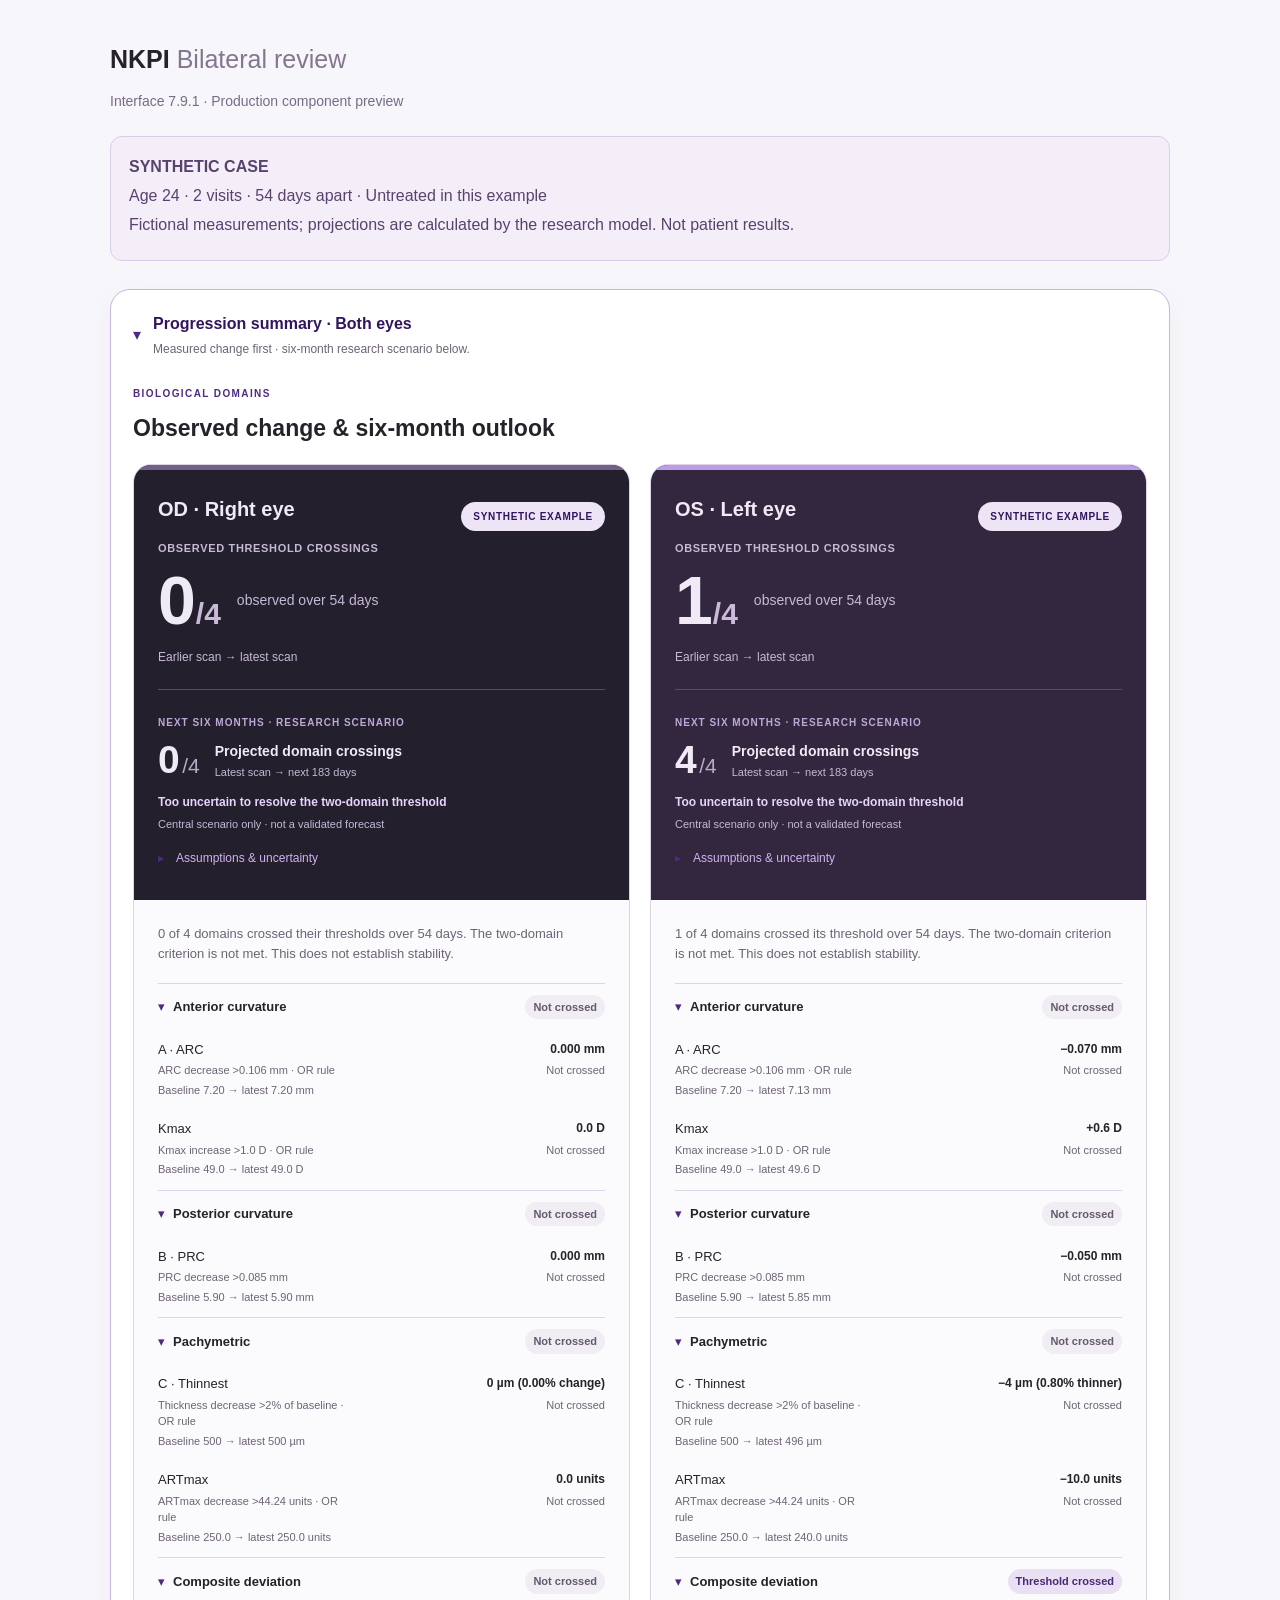
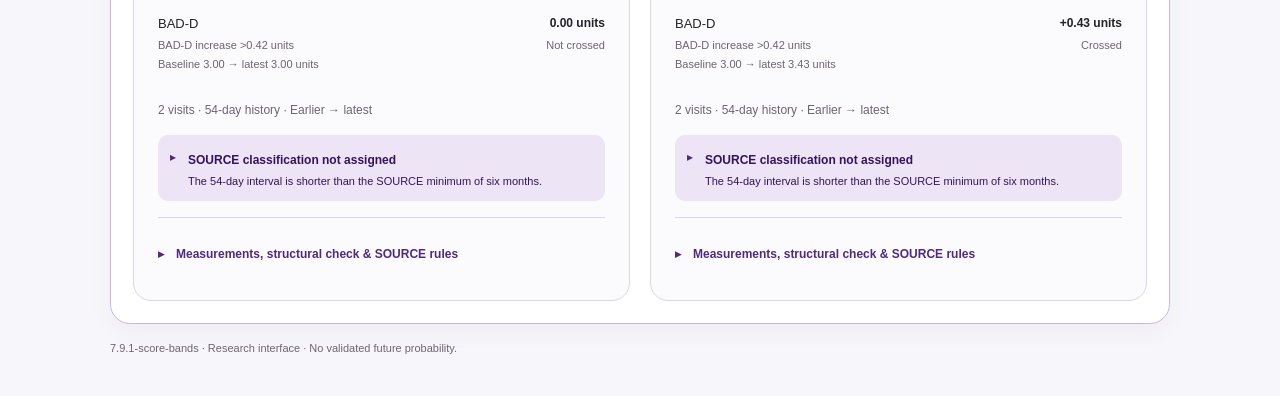
<file: docs/OUTLOOK_PREVIEW.html>
<!doctype html><html lang="en"><head><meta charset="utf-8"><meta name="viewport" content="width=device-width,initial-scale=1"><title>NKPI 7.9.1 · Synthetic preview</title><link rel="stylesheet" href="../components/app.css"><style>body{padding:28px 12px}main{max-width:1060px;margin:auto}.preview-head{margin:0 0 24px}.preview-head h1{font-size:25px}.preview-head p{color:#786C85;font-size:14px}.preview-case{border:1px solid #DCCCEB;background:#F3EEF8;border-radius:12px;padding:18px;margin:18px 0;color:#59426D}.preview-case p{margin:5px 0}h2{font-size:23px}details>summary{cursor:pointer}</style></head><body><main><header class="preview-head"><h1>NKPI <span style="font-weight:400;color:#84768F">Bilateral review</span></h1><p>Interface 7.9.1 · Production component preview</p></header><div class="preview-case"><strong>SYNTHETIC CASE</strong><p>Age 24 · 2 visits · 54 days apart · Untreated in this example</p><p>Fictional measurements; projections are calculated by the research model. Not patient results.</p></div><details class="card progression-drawer" open><summary><span><b>Progression summary · Both eyes</b><small>Measured change first · six-month research scenario below.</small></span></summary><div class="progression-intro"><span class="eyebrow">BIOLOGICAL DOMAINS</span><h2>Observed change &amp; six-month outlook</h2></div><div class="eye-grid"><article class="progression-eye" data-progression-eye="OD"><div class="progression-overview"><div class="progression-eye-heading"><h3>OD · Right eye</h3><span class="badge">SYNTHETIC EXAMPLE</span></div><div class="progression-observed-label">Observed threshold crossings</div><div class="progression-count"><b>0<span>/4</span></b><span>observed over 54 days</span></div><p class="observed-reference">Earlier scan → latest scan</p><section class="progression-forecast" data-forecast-status="ready"><div class="projection-kicker">NEXT SIX MONTHS · RESEARCH SCENARIO</div><div class="projection-inline"><div class="progression-forecast-value">0<span>/4</span></div><div><div class="progression-forecast-label">Projected domain crossings</div><p>Latest scan → next 183 days</p></div></div><div class="projection-sensitivity">Too uncertain to resolve the two-domain threshold</div><p class="projection-qualifier">Central scenario only · not a validated forecast</p><details class="progression-forecast-definition"><summary>Assumptions &amp; uncertainty</summary><div class="projection-range"><span>Range across noise assumptions</span><strong>0–4<small> / 4</small></strong></div><p class="projection-context">Short history: the fitting cohort starts at 90 days. This projection extrapolates beyond its interval range.</p><p>The eye’s recent change is combined with a joint trend distribution fitted to 179 eligible eyes from 101 patients. Uncertain trends are tempered according to assumed scan noise. The same four thresholds are applied using the latest scan as the new reference; observed crossings are not carried forward. Noise adjustment can give a lower projected count without establishing improvement.</p><table class="projection-scenarios"><thead><tr><th>Noise assumption</th><th>Count</th><th>Range</th></tr></thead><tbody><tr><td>Lower assumed noise</td><td>0/4</td><td>0–2</td></tr><tr><td>Central assumption</td><td>0/4</td><td>0–3</td></tr><tr><td>Higher assumed noise</td><td>0/4</td><td>0–4</td></tr><tr><td>Shared measurement error</td><td>0/4</td><td>0–4</td></tr></tbody></table><p>The range combines central 90% simulation ranges under four noise assumptions. These settings are sensitivity choices scaled to the thresholds, not measured device repeatability limits or a validated confidence interval.</p><p>This assumes continued change without treatment and comparable scans. It is not a probability, diagnosis or validated forecast. No third visits are available to validate two-visit forecasts. Cohort-parameter uncertainty and future changes in trend are not included. Age does not automatically reduce the projected trend.</p><p>The JSON download retains the full research projection and assumptions. NKPI and its PDF remain separate.</p></details></section></div><div class="progression-detail"><p class="progression-reason">0 of 4 domains crossed their thresholds over 54 days. The two-domain criterion is not met. This does not establish stability.</p><details class="progression-domain" data-domain="anterior" open><summary><span class="progression-domain-name">Anterior curvature</span><span class="progression-domain-status not-crossed">Not crossed</span></summary><div class="progression-component"><span>A · ARC</span><strong>0.000 mm</strong><small>ARC decrease &gt;0.106 mm · OR rule</small><span class="progression-component-result">Not crossed</span><small class="progression-component-visits">Baseline 7.20 → latest 7.20 mm</small></div><div class="progression-component"><span>Kmax</span><strong>0.0 D</strong><small>Kmax increase &gt;1.0 D · OR rule</small><span class="progression-component-result">Not crossed</span><small class="progression-component-visits">Baseline 49.0 → latest 49.0 D</small></div></details><details class="progression-domain" data-domain="posterior" open><summary><span class="progression-domain-name">Posterior curvature</span><span class="progression-domain-status not-crossed">Not crossed</span></summary><div class="progression-component"><span>B · PRC</span><strong>0.000 mm</strong><small>PRC decrease &gt;0.085 mm</small><span class="progression-component-result">Not crossed</span><small class="progression-component-visits">Baseline 5.90 → latest 5.90 mm</small></div></details><details class="progression-domain" data-domain="pachymetric" open><summary><span class="progression-domain-name">Pachymetric</span><span class="progression-domain-status not-crossed">Not crossed</span></summary><div class="progression-component"><span>C · Thinnest</span><strong>0 µm (0.00% change)</strong><small>Thickness decrease &gt;2% of baseline · OR rule</small><span class="progression-component-result">Not crossed</span><small class="progression-component-visits">Baseline 500 → latest 500 µm</small></div><div class="progression-component"><span>ARTmax</span><strong>0.0 units</strong><small>ARTmax decrease &gt;44.24 units · OR rule</small><span class="progression-component-result">Not crossed</span><small class="progression-component-visits">Baseline 250.0 → latest 250.0 units</small></div></details><details class="progression-domain" data-domain="composite" open><summary><span class="progression-domain-name">Composite deviation</span><span class="progression-domain-status not-crossed">Not crossed</span></summary><div class="progression-component"><span>BAD-D</span><strong>0.00 units</strong><small>BAD-D increase &gt;0.42 units</small><span class="progression-component-result">Not crossed</span><small class="progression-component-visits">Baseline 3.00 → latest 3.00 units</small></div></details><p class="progression-meta">2 visits · 54-day history · Earlier → latest</p><details class="progression-evidence"><summary><span><b>SOURCE classification not assigned</b><small>The 54-day interval is shorter than the SOURCE minimum of six months.</small></span></summary><p>Threshold crossings are shown, but the study classification cannot be assigned from this comparison.</p><ul><li>The 54-day interval is shorter than the SOURCE minimum of six months.</li></ul></details><details class="progression-values"><summary>Measurements, structural check &amp; SOURCE rules</summary><div class="progression-structural"><b>0 / 3 structural domains cross thresholds</b><p>Sensitivity check: the ≥2-of-3 structural criterion is not met. This uses anterior curvature (ARC or Kmax), posterior curvature and pachymetry (thickness or ARTmax). BAD-D is excluded because it overlaps these measurements.</p></div><div class="table-wrap"><table><caption class="sr-only">OD · Right eye baseline and latest measurements</caption><thead><tr><th>Measurement</th><th>Baseline</th><th>Latest</th><th>Change</th></tr></thead><tbody><tr><th scope="row">A · ARC<small>mm</small></th><td>7.20</td><td>7.20</td><td>0.000</td></tr><tr><th scope="row">B · PRC<small>mm</small></th><td>5.90</td><td>5.90</td><td>0.000</td></tr><tr><th scope="row">C · Thinnest<small>µm</small></th><td>500</td><td>500</td><td>0</td></tr><tr><th scope="row">Kmax<small>D</small></th><td>49.0</td><td>49.0</td><td>0.0</td></tr><tr><th scope="row">BAD-D<small>units</small></th><td>3.00</td><td>3.00</td><td>0.00</td></tr><tr><th scope="row">ARTmax<small>units</small></th><td>250.0</td><td>250.0</td><td>0.0</td></tr></tbody></table></div><p>Thickness decrease = 100 × (baseline − latest) / baseline. Each domain contributes at most one point. Strict greater-than thresholds are applied to the entered values before display rounding. A value exactly at the threshold does not cross it. Raw radii are used, not ABCD stage scores.</p><p>SOURCE P0175 resubmission, pages 3–4: the research endpoint requires ≥2 of 4 domains in an eligible comparison. The 0–1 domain result means the threshold criterion is not met; missing or unreliable values are indeterminate, not stable.</p><p>Study comparisons require baseline age 18–50, acceptable same-eye pretreatment scans at least six calendar months apart, and all six verified measurements. Prior corneal procedures, scans across treatment, documented scarring >1 mm and other protocol exclusions need source-record review. Scarring, contact-lens washout and full study enrollment eligibility are not assessed here. Missing information is not evidence of absence.</p><p>Prespecified research criteria, not a validated diagnosis, progression probability or CXL recommendation. The thresholds have not been validated here for post-CXL monitoring. Neither age nor interval adds domain points. This panel does not change NKPI or its PDF. The JSON export includes the separately labelled research projection.</p></details></div></article><article class="progression-eye" data-progression-eye="OS"><div class="progression-overview has-crossings"><div class="progression-eye-heading"><h3>OS · Left eye</h3><span class="badge">SYNTHETIC EXAMPLE</span></div><div class="progression-observed-label">Observed threshold crossings</div><div class="progression-count"><b>1<span>/4</span></b><span>observed over 54 days</span></div><p class="observed-reference">Earlier scan → latest scan</p><section class="progression-forecast" data-forecast-status="ready"><div class="projection-kicker">NEXT SIX MONTHS · RESEARCH SCENARIO</div><div class="projection-inline"><div class="progression-forecast-value">4<span>/4</span></div><div><div class="progression-forecast-label">Projected domain crossings</div><p>Latest scan → next 183 days</p></div></div><div class="projection-sensitivity">Too uncertain to resolve the two-domain threshold</div><p class="projection-qualifier">Central scenario only · not a validated forecast</p><details class="progression-forecast-definition"><summary>Assumptions &amp; uncertainty</summary><div class="projection-range"><span>Range across noise assumptions</span><strong>0–4<small> / 4</small></strong></div><p class="projection-context">Short history: the fitting cohort starts at 90 days. This projection extrapolates beyond its interval range.</p><p>The eye’s recent change is combined with a joint trend distribution fitted to 179 eligible eyes from 101 patients. Uncertain trends are tempered according to assumed scan noise. The same four thresholds are applied using the latest scan as the new reference; observed crossings are not carried forward. Noise adjustment can give a lower projected count without establishing improvement.</p><table class="projection-scenarios"><thead><tr><th>Noise assumption</th><th>Count</th><th>Range</th></tr></thead><tbody><tr><td>Lower assumed noise</td><td>4/4</td><td>3–4</td></tr><tr><td>Central assumption</td><td>4/4</td><td>1–4</td></tr><tr><td>Higher assumed noise</td><td>3/4</td><td>0–4</td></tr><tr><td>Shared measurement error</td><td>3/4</td><td>0–4</td></tr></tbody></table><p>The range combines central 90% simulation ranges under four noise assumptions. These settings are sensitivity choices scaled to the thresholds, not measured device repeatability limits or a validated confidence interval.</p><p>This assumes continued change without treatment and comparable scans. It is not a probability, diagnosis or validated forecast. No third visits are available to validate two-visit forecasts. Cohort-parameter uncertainty and future changes in trend are not included. Age does not automatically reduce the projected trend.</p><p>The JSON download retains the full research projection and assumptions. NKPI and its PDF remain separate.</p></details></section></div><div class="progression-detail"><p class="progression-reason">1 of 4 domains crossed its threshold over 54 days. The two-domain criterion is not met. This does not establish stability.</p><details class="progression-domain" data-domain="anterior" open><summary><span class="progression-domain-name">Anterior curvature</span><span class="progression-domain-status not-crossed">Not crossed</span></summary><div class="progression-component"><span>A · ARC</span><strong>−0.070 mm</strong><small>ARC decrease &gt;0.106 mm · OR rule</small><span class="progression-component-result">Not crossed</span><small class="progression-component-visits">Baseline 7.20 → latest 7.13 mm</small></div><div class="progression-component"><span>Kmax</span><strong>+0.6 D</strong><small>Kmax increase &gt;1.0 D · OR rule</small><span class="progression-component-result">Not crossed</span><small class="progression-component-visits">Baseline 49.0 → latest 49.6 D</small></div></details><details class="progression-domain" data-domain="posterior" open><summary><span class="progression-domain-name">Posterior curvature</span><span class="progression-domain-status not-crossed">Not crossed</span></summary><div class="progression-component"><span>B · PRC</span><strong>−0.050 mm</strong><small>PRC decrease &gt;0.085 mm</small><span class="progression-component-result">Not crossed</span><small class="progression-component-visits">Baseline 5.90 → latest 5.85 mm</small></div></details><details class="progression-domain" data-domain="pachymetric" open><summary><span class="progression-domain-name">Pachymetric</span><span class="progression-domain-status not-crossed">Not crossed</span></summary><div class="progression-component"><span>C · Thinnest</span><strong>−4 µm (0.80% thinner)</strong><small>Thickness decrease &gt;2% of baseline · OR rule</small><span class="progression-component-result">Not crossed</span><small class="progression-component-visits">Baseline 500 → latest 496 µm</small></div><div class="progression-component"><span>ARTmax</span><strong>−10.0 units</strong><small>ARTmax decrease &gt;44.24 units · OR rule</small><span class="progression-component-result">Not crossed</span><small class="progression-component-visits">Baseline 250.0 → latest 240.0 units</small></div></details><details class="progression-domain" data-domain="composite" open><summary><span class="progression-domain-name">Composite deviation</span><span class="progression-domain-status crossed">Threshold crossed</span></summary><div class="progression-component"><span>BAD-D</span><strong>+0.43 units</strong><small>BAD-D increase &gt;0.42 units</small><span class="progression-component-result">Crossed</span><small class="progression-component-visits">Baseline 3.00 → latest 3.43 units</small></div></details><p class="progression-meta">2 visits · 54-day history · Earlier → latest</p><details class="progression-evidence"><summary><span><b>SOURCE classification not assigned</b><small>The 54-day interval is shorter than the SOURCE minimum of six months.</small></span></summary><p>Threshold crossings are shown, but the study classification cannot be assigned from this comparison.</p><ul><li>The 54-day interval is shorter than the SOURCE minimum of six months.</li></ul></details><details class="progression-values"><summary>Measurements, structural check &amp; SOURCE rules</summary><div class="progression-structural"><b>0 / 3 structural domains cross thresholds</b><p>Sensitivity check: the ≥2-of-3 structural criterion is not met. This uses anterior curvature (ARC or Kmax), posterior curvature and pachymetry (thickness or ARTmax). BAD-D is excluded because it overlaps these measurements.</p></div><div class="table-wrap"><table><caption class="sr-only">OS · Left eye baseline and latest measurements</caption><thead><tr><th>Measurement</th><th>Baseline</th><th>Latest</th><th>Change</th></tr></thead><tbody><tr><th scope="row">A · ARC<small>mm</small></th><td>7.20</td><td>7.13</td><td>−0.070</td></tr><tr><th scope="row">B · PRC<small>mm</small></th><td>5.90</td><td>5.85</td><td>−0.050</td></tr><tr><th scope="row">C · Thinnest<small>µm</small></th><td>500</td><td>496</td><td>−4</td></tr><tr><th scope="row">Kmax<small>D</small></th><td>49.0</td><td>49.6</td><td>+0.6</td></tr><tr><th scope="row">BAD-D<small>units</small></th><td>3.00</td><td>3.43</td><td>+0.43</td></tr><tr><th scope="row">ARTmax<small>units</small></th><td>250.0</td><td>240.0</td><td>−10.0</td></tr></tbody></table></div><p>Thickness decrease = 100 × (baseline − latest) / baseline. Each domain contributes at most one point. Strict greater-than thresholds are applied to the entered values before display rounding. A value exactly at the threshold does not cross it. Raw radii are used, not ABCD stage scores.</p><p>SOURCE P0175 resubmission, pages 3–4: the research endpoint requires ≥2 of 4 domains in an eligible comparison. The 0–1 domain result means the threshold criterion is not met; missing or unreliable values are indeterminate, not stable.</p><p>Study comparisons require baseline age 18–50, acceptable same-eye pretreatment scans at least six calendar months apart, and all six verified measurements. Prior corneal procedures, scans across treatment, documented scarring >1 mm and other protocol exclusions need source-record review. Scarring, contact-lens washout and full study enrollment eligibility are not assessed here. Missing information is not evidence of absence.</p><p>Prespecified research criteria, not a validated diagnosis, progression probability or CXL recommendation. The thresholds have not been validated here for post-CXL monitoring. Neither age nor interval adds domain points. This panel does not change NKPI or its PDF. The JSON export includes the separately labelled research projection.</p></details></div></article></div></details><p class="micro">7.9.1-score-bands · Research interface · No validated future probability.</p></main></body></html>
</file>
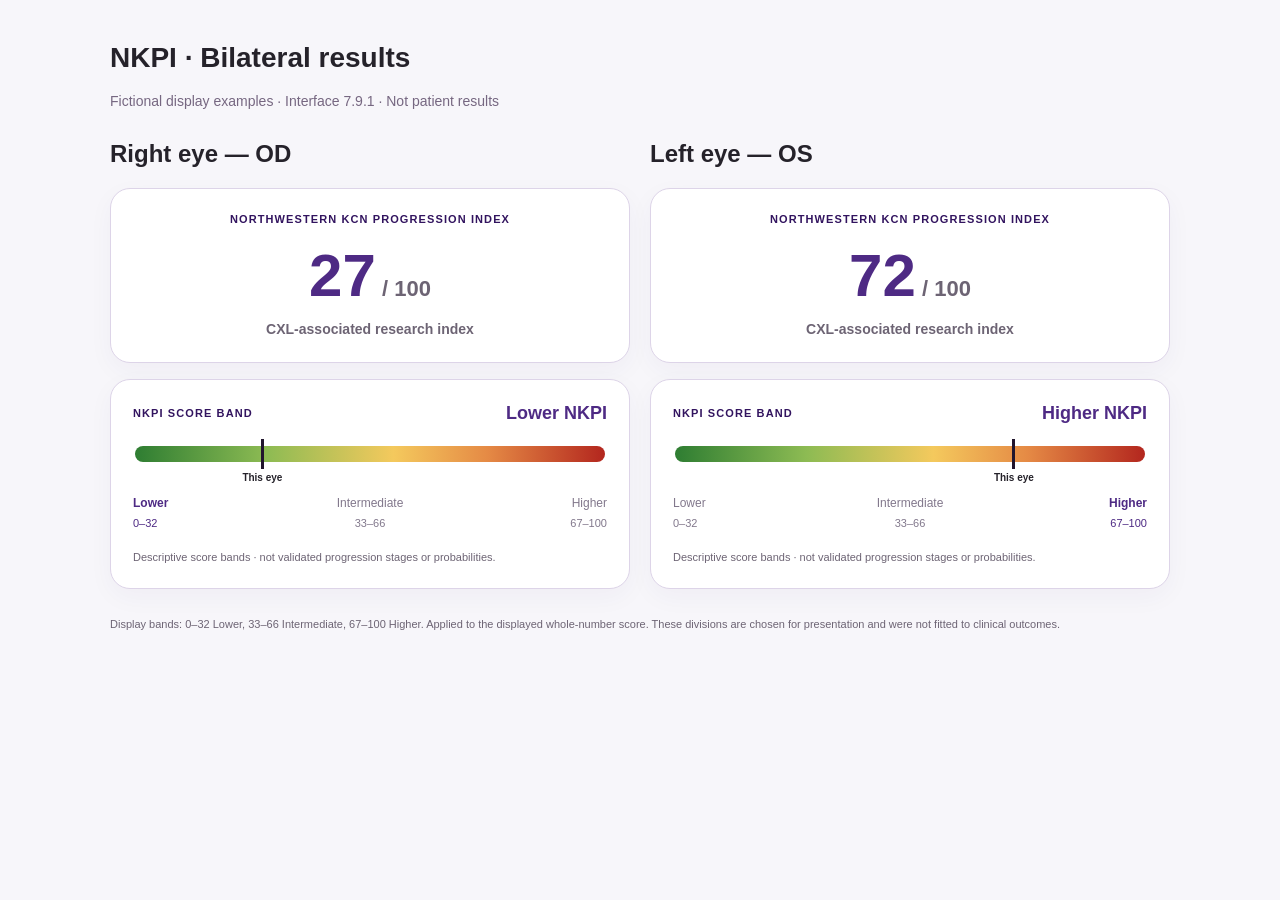
<file: docs/SCORE_BAND_PREVIEW.html>
<!doctype html><html lang="en"><head><meta charset="utf-8"><meta name="viewport" content="width=device-width,initial-scale=1"><title>NKPI 7.9.1 · Score-band preview</title><link rel="stylesheet" href="../components/app.css"><style>body{padding:24px 12px}main{max-width:1060px;margin:auto}.preview-note{color:#766781;font-size:14px;margin-bottom:24px}</style></head><body><main><h1>NKPI · Bilateral results</h1><p class="preview-note">Fictional display examples · Interface 7.9.1 · Not patient results</p><div class="eye-grid"><section><h2>Right eye — OD</h2><div class="clinical-card score-card"><div class="score-label">Northwestern KCN Progression Index</div><div class="score-number">27<span> / 100</span></div><div class="score-sub">CXL-associated research index</div></div><div class="clinical-card score-band-card" data-score-band="lower"><div class="score-band-heading"><span class="score-label">NKPI score band</span><strong>Lower NKPI</strong></div><div class="gauge" role="img" aria-label="NKPI 27 of 100, Lower NKPI, descriptive score band"><div class="marker" style="left:27%"></div></div><div class="score-band-legend"><span class="active"><b>Lower</b><small>0–32</small></span><span><b>Intermediate</b><small>33–66</small></span><span><b>Higher</b><small>67–100</small></span></div><p class="micro score-band-note">Descriptive score bands · not validated progression stages or probabilities.</p></div></section><section><h2>Left eye — OS</h2><div class="clinical-card score-card"><div class="score-label">Northwestern KCN Progression Index</div><div class="score-number">72<span> / 100</span></div><div class="score-sub">CXL-associated research index</div></div><div class="clinical-card score-band-card" data-score-band="higher"><div class="score-band-heading"><span class="score-label">NKPI score band</span><strong>Higher NKPI</strong></div><div class="gauge" role="img" aria-label="NKPI 72 of 100, Higher NKPI, descriptive score band"><div class="marker" style="left:72%"></div></div><div class="score-band-legend"><span><b>Lower</b><small>0–32</small></span><span><b>Intermediate</b><small>33–66</small></span><span class="active"><b>Higher</b><small>67–100</small></span></div><p class="micro score-band-note">Descriptive score bands · not validated progression stages or probabilities.</p></div></section></div><p class="micro">Display bands: 0–32 Lower, 33–66 Intermediate, 67–100 Higher. Applied to the displayed whole-number score. These divisions are chosen for presentation and were not fitted to clinical outcomes.</p></main></body></html>
</file>
<file: components/app.css>
:root{color-scheme:light;--purple:#4E2A84;--dark:#32145F;--light:#EDE5F5;--bg:#F7F6FA;--text:#25222A;--muted:#6D6474;--border:#DDD4E8}*{box-sizing:border-box}html,body{margin:0;height:auto;min-height:0;background:var(--bg);color:var(--text);font-family:-apple-system,BlinkMacSystemFont,"Segoe UI",Arial,sans-serif;line-height:1.5}#app{max-width:1080px;margin:0 auto;padding:4px 16px 18px}h1{font-size:28px;line-height:1.25;margin:16px 0}h2{font-size:24px;margin:0 0 16px}h3{font-size:18px;margin:0 0 12px}.utility{display:flex;align-items:center;justify-content:space-between;gap:12px;margin:6px 0 16px;font-size:12px;color:var(--muted)}.utility div,.actions{display:flex;flex-wrap:wrap;gap:8px}button{border:1px solid var(--border);border-radius:999px;background:#fff;color:var(--dark);font:inherit;font-size:13px;font-weight:650;padding:10px 17px;cursor:pointer;min-height:42px}button:hover{background:var(--light);border-color:var(--purple)}button.primary{color:#fff;background:var(--purple);border-color:var(--purple)}button:disabled{opacity:.45;cursor:not-allowed}button:focus-visible,input:focus-visible,select:focus-visible,summary:focus-visible{outline:3px solid #9A7BC6;outline-offset:2px}iframe{display:block;width:100%;border:0;background:var(--bg)}#extractor-frame{min-height:870px}#cornea-frame{height:700px}.card,.clinical-card{background:#fff;border:1px solid var(--border);border-radius:20px;padding:22px;margin:16px 0;box-shadow:0 8px 26px rgba(50,20,95,.04)}summary{cursor:pointer;display:flex;align-items:center;gap:12px;list-style:none}summary:before{content:"▸";color:var(--purple)}details[open]>summary:before{content:"▾"}summary small{display:block;font-size:13px;color:var(--muted);font-weight:400;margin-top:3px}.eye-grid{display:grid;grid-template-columns:1fr 1fr;gap:20px;align-items:start}.eye-editor{border:1px solid var(--border);border-radius:16px;padding:18px;min-width:0}.editor-title{display:flex;align-items:center;justify-content:space-between;gap:10px;margin-bottom:16px;font-size:17px;font-weight:700}.editor-title select{max-width:135px}.field{display:flex;flex-direction:column;gap:6px;font-size:13px;font-weight:600}.editor-settings,.quality-grid{display:grid;grid-template-columns:1fr 1fr;gap:10px;margin-bottom:15px}.editor-settings:has([hidden]),.quality-grid:has(>:only-child){grid-template-columns:1fr}.field input,select,input[type=number]{width:100%;min-width:0;min-height:43px;border:1px solid #D8CEE5;border-radius:9px;padding:9px 10px;background:#fff;color:var(--text);font:inherit;font-size:15px}.entry-header,.entry-row{display:grid;grid-template-columns:1.05fr 1fr;gap:9px;align-items:center;margin:10px 0}.paired .entry-header,.paired .entry-row{grid-template-columns:1fr .8fr .8fr}.entry-header{font-size:11px;color:var(--muted);text-transform:uppercase;letter-spacing:.06em}.entry-label{font-size:13px;font-weight:650}.entry-label small{display:block;font-size:11px;color:var(--muted);font-weight:400}.check{display:flex;gap:9px;align-items:flex-start;font-size:13px;font-weight:500}.check input{accent-color:var(--purple);width:17px;height:17px;flex-shrink:0;margin-top:3px}.eligibility{margin-top:15px;padding:12px;background:var(--light);border-radius:10px}.form-footer{display:flex;align-items:center;justify-content:space-between;gap:16px;padding-top:22px}.notice{border:1px solid var(--border);border-radius:12px;padding:14px 16px;background:var(--light);margin:14px 0;font-size:14px}.notice.error{background:#FFF2F1;border-color:#E5B5B2;color:#88271F}.notice.success{background:#EFF8F1;color:#255D38;border-color:#C9DCCD}.notice.warning{background:#FFF8E8;border-color:#E9D4A8;color:#745017}.muted{color:var(--muted);font-size:13px}.micro{font-size:11px;color:var(--muted)}.section-head{display:flex;align-items:center;justify-content:space-between;gap:12px}.badge{border-radius:99px;background:var(--light);color:var(--dark);padding:7px 12px;font-size:10px;font-weight:700;letter-spacing:.07em}.score-label{font-size:11px;text-transform:uppercase;color:var(--dark);letter-spacing:.1em;font-weight:700}.score-number{font-size:60px;line-height:1.25;color:var(--purple);font-weight:780;margin:10px 0 0}.score-number span{font-size:22px;color:var(--muted)}.score-sub{font-size:14px;font-weight:600;color:var(--muted);margin-top:6px}.score-card{text-align:center}.gauge-labels{display:flex;justify-content:space-between;font-size:11px;color:var(--muted)}.gauge{position:relative;height:16px;border-radius:99px;background:linear-gradient(90deg,#2E7D32 0%,#8DBB53 28%,#F4C95D 55%,#E58A45 75%,#B3261E 100%);margin:14px 2px 32px}.marker{position:absolute;top:-7px;width:3px;height:30px;background:#21152D;transform:translateX(-1px)}.marker:after{content:"This eye";position:absolute;top:31px;left:50%;transform:translateX(-50%);white-space:nowrap;font-size:10px;font-weight:700}.interpretation{background:var(--light);color:var(--dark);padding:15px;border-radius:13px;font-size:14px;line-height:1.65}.reason-up,.reason-down{border-left:4px solid #B3261E;border-radius:12px;padding:14px 15px;margin:10px 0;background:#FFF4F3;font-size:13px}.reason-down{border-left-color:#2E7D32;background:#F1FAF3}.clinical-card .score-label{margin-bottom:10px}.audit{margin-top:14px}.audit .table-wrap{margin-top:12px}.table-wrap{overflow:auto;max-width:100%}table{border-collapse:collapse;width:100%;font-size:12px;text-align:left}th,td{border-bottom:1px solid #E9E3EF;padding:8px 5px;vertical-align:top}th{color:var(--dark);font-weight:650;background:#F7F4FA}td.num{font-variant-numeric:tabular-nums}.result-actions{display:flex;gap:8px;flex-wrap:wrap;margin:16px 0}.limits p{font-size:13px}.viewer-heading{padding-top:24px;border-top:1px solid var(--border);margin-top:26px}.eyebrow{color:var(--purple);font-size:10px;font-weight:700;letter-spacing:.14em}.hash{font:10px ui-monospace,SFMono-Regular,Consolas,monospace;overflow-wrap:anywhere}footer{display:flex;align-items:center;justify-content:space-between;gap:12px;margin:20px 0;color:var(--muted);font-size:11px}dialog{max-width:480px;border:1px solid var(--border);border-radius:20px;padding:28px;color:var(--text)}dialog::backdrop{background:rgba(35,20,50,.35)}[hidden]{display:none!important}@media(max-width:700px){#app{padding:4px 8px 12px}.utility{flex-direction:column;align-items:flex-start}.eye-grid{grid-template-columns:1fr}.card,.clinical-card{padding:17px}.form-footer,footer{flex-direction:column;align-items:stretch}.editor-title{font-size:16px}.score-number{font-size:54px}h1{font-size:24px}button{font-size:12px}.entry-label{font-size:12px}#extractor-frame{min-height:900px}}

.reset-panel{background:#F1EAF8;border-color:#9D83BC}.reset-panel h2{font-size:21px}.reset-panel p{font-size:14px}
/* v4.1 original report map gallery; matches the existing purple interface. */
.viewer-tabs{display:flex;gap:6px;background:#ECE6F2;border:1px solid var(--border);border-radius:14px;padding:5px;margin:12px 0}
.viewer-tabs button{flex:1;border:0;border-radius:10px;background:transparent;white-space:normal}
.viewer-tabs button.active{background:var(--purple);color:#fff}
.report-gallery{margin-top:8px}.report-gallery .section-head{align-items:flex-start}.report-gallery h2{margin-bottom:4px}
.report-tools{display:flex;align-items:end;gap:14px;flex-wrap:wrap}.report-tools .field{min-width:190px}.report-tools>span{flex:1}
.report-thumbnails{display:flex;gap:10px;overflow-x:auto;padding:8px 2px 12px;margin:10px 0;scrollbar-width:thin}
.report-thumb{flex:0 0 155px;display:flex;flex-direction:column;align-items:stretch;text-align:left;gap:8px;border-radius:12px;padding:9px;white-space:normal;font-size:11px;line-height:1.4}
.report-thumb img{width:135px;height:100px;object-fit:contain;background:#F5F3F8;border-radius:6px}
.report-thumb[aria-pressed=true]{border:2px solid var(--purple);padding:8px;background:var(--light)}
.report-caption{display:flex;flex-direction:column;gap:3px;margin:8px 0}.report-caption b{font-size:14px;color:var(--dark)}
.report-image-wrap{width:100%;height:auto;max-height:780px;overflow:auto;background:#F1EEF5;border:1px solid var(--border);border-radius:12px}
#report-image{display:block;max-width:none;width:100%;height:auto;margin:0 auto}.report-zoom{display:flex;gap:6px;margin:10px 0}
#report-dialog{width:min(1200px,96vw);max-width:96vw;max-height:94vh;padding:20px;border:1px solid var(--border);border-radius:18px}
#report-dialog h2{font-size:20px;margin:0}.dialog-report-wrap{overflow:auto;max-height:75vh}.dialog-report-wrap img{display:block;width:100%;height:auto}
@media(max-width:700px){.viewer-tabs{flex-direction:column}.report-gallery .section-head{display:block}.report-tools{align-items:stretch}.report-tools .field{width:100%}.report-thumb{flex-basis:132px}.report-thumb img{width:112px;height:84px}.report-zoom button{padding:8px 11px}.report-image-wrap{max-height:600px}}

/* Inline expansion avoids an off-screen native modal in a tall Streamlit iframe. */
#report-dialog{width:100%;max-width:none;max-height:none;padding:16px;margin:12px 0;background:#F8F5FB}
#report-dialog .section-head{position:sticky;top:0;background:#F8F5FB;padding-bottom:10px}
#report-dialog .dialog-report-wrap{max-height:850px;border:1px solid var(--border);border-radius:10px;background:#fff;overflow:auto}
#report-dialog .dialog-report-wrap img{width:125%;min-width:1000px;max-width:none;height:auto}
/* v4.3 stable, readable ranked comparison. No data hidden behind a closed tab. */
.ranked-audit{padding:20px 16px}.ranked-audit>summary{font-size:17px;min-height:34px;line-height:1.35}
.ranked-audit[open]>summary{margin-bottom:14px}.impact-intro p,.impact-method{font-size:12px;color:var(--muted);line-height:1.6}
.impact-badge{display:inline-block;background:var(--light);color:var(--dark);border-radius:999px;padding:5px 10px;font-size:10px;font-weight:750}
.impact-key{display:flex;justify-content:space-between;gap:12px;font-size:11px;margin:14px 0 4px}
.impact-up{color:#9D3827}.impact-down{color:#246543}.impact-neutral{color:#6D6474}
.impact-table{font-size:12px;min-width:430px;table-layout:fixed}.impact-table thead th{font-size:10px;padding:10px 5px}
.impact-table thead th:first-child{width:29%}.impact-table thead th:nth-child(2){width:23%}.impact-table thead th:nth-child(3){width:21%}.impact-table thead th:last-child{width:27%}
.impact-table tbody th{background:transparent;color:var(--text);font-size:12px;font-weight:650;padding:12px 4px}
.impact-table td{padding:12px 5px}.impact-table tr:nth-child(1){background:#F9F6FD}.impact-table tr:nth-child(2){background:#FDFBFF}
.impact-rank{display:inline-flex;align-items:center;justify-content:center;border-radius:6px;background:#EEE7F5;color:var(--purple);width:18px;height:20px;font-size:10px;margin:0 4px 5px 0;vertical-align:top}
.impact-name{display:inline-block;max-width:calc(100% - 26px)}.impact-table small{display:block;font-size:10px;font-weight:400;line-height:1.45;margin-top:4px;color:var(--muted);overflow-wrap:anywhere}
.impact-table .training-warning{color:#916326}.impact-table td b{font-size:13px;white-space:nowrap}
.impact-meter{display:block;height:8px;background:#F0EDF4;border-radius:2px;position:relative;margin:7px 0 5px;overflow:hidden}.impact-zero{position:absolute;left:50%;top:0;bottom:0;border-left:1px solid #7B7188;z-index:2}
.impact-fill{position:absolute;height:100%;border-radius:2px}.impact-fill.impact-up{background:#C97866}.impact-fill.impact-down{background:#599876}
.technical-audit{border-top:1px solid var(--border);margin-top:18px;padding-top:14px;font-size:13px}.technical-audit summary{min-height:32px}
.sr-only{position:absolute;width:1px;height:1px;margin:-1px;padding:0;overflow:hidden;clip:rect(0,0,0,0);white-space:nowrap;border:0}
.eye-grid>section{min-width:0}.impact-wrap:focus-visible{outline:2px solid #9272BA}
@media(max-width:700px){.ranked-audit{padding:15px 11px}.ranked-audit>summary{font-size:16px}}
.current-impact-score{display:block;font-size:13px;color:var(--dark);margin-top:10px}

/* v7.4: collapsed SOURCE-domain panel; scoped to preserve the existing UI. */
.progression-drawer{margin-top:28px;border-color:#C9B6DD}
.progression-drawer>summary{min-height:46px;color:var(--dark)}
.progression-drawer>summary small{display:block;color:var(--muted);font-size:12px;font-weight:400;margin-top:4px}
.progression-intro{margin:22px 0 18px}.progression-intro h2{margin:7px 0;font-size:23px}.progression-intro p{font-size:13px;color:var(--muted);margin:0;max-width:750px}
.progression-eye{background:#FBFAFD;border:1px solid var(--border);border-radius:18px;padding:0;min-width:0;overflow:hidden}
.progression-overview{background:#241F2D;color:#F0EAF7;padding:24px;border-top:5px solid #746189;min-height:300px}
.progression-overview.has-crossings{background:#32273F;border-top-color:#BE9BE9}
.progression-detail{padding:24px}
.progression-training-note{background:#F5F0E8;border:1px solid #DCCBAF;border-radius:12px;padding:16px 18px;margin-bottom:20px;color:#694D25;font-size:13px;line-height:1.5}
.progression-training-note p{margin:6px 0}.progression-training-note summary{min-height:36px;color:#694D25}
.progression-training-note>details{margin-top:5px}.progression-training-note>details>p{color:#514B54}
.progression-eye-heading{display:flex;justify-content:space-between;align-items:center;gap:8px;flex-wrap:wrap}.progression-eye-heading h3{font-size:20px;margin:0 0 16px;color:inherit}
.progression-status{font-size:23px;line-height:1.22;font-weight:700;color:var(--dark);margin-bottom:12px;overflow-wrap:anywhere}
.progression-reason{font-size:13px;line-height:1.55;margin:0 0 18px;color:var(--muted)}
/* Requested forecast cards above actual domain rows. Threshold logic unchanged. */
.progression-observed-label{font-size:11px;color:#C6B9D5;text-transform:uppercase;letter-spacing:.06em;font-weight:600;border-top:1px solid #5B4C6B;margin-top:22px;padding-top:18px}
.progression-count{display:flex;align-items:center;gap:16px;margin:5px 0 0}.progression-count>b{font-size:31px;font-weight:650;white-space:nowrap;color:#F0EAF7;font-variant-numeric:tabular-nums}.progression-count>b span{font-size:25px;color:#F0EAF7}.progression-count>span{font-size:14px;color:#C6B9D5}
.progression-domain{border-top:1px solid var(--border);font-size:13px}.progression-domain>summary{min-height:47px;gap:8px;padding:8px 0;flex-wrap:wrap}.progression-domain-name{flex:1;min-width:90px;font-weight:600}.progression-domain-status{font-size:11px;font-weight:650;padding:4px 8px;border-radius:20px;white-space:nowrap}.progression-domain-status.crossed{background:#E9E0F4;color:#4C2676}.progression-domain-status.not-crossed{background:#F0EDF3;color:#645A70}.progression-domain-unavailable{display:flex;justify-content:space-between;gap:10px;border-top:1px solid var(--border);padding:12px 0;font-size:12px}.progression-domain-unavailable>span:last-child{color:var(--muted)}
.progression-component{display:grid;grid-template-columns:minmax(0,1fr) minmax(0,1.25fr);gap:3px 8px;padding:9px 0 12px;font-variant-numeric:tabular-nums}.progression-component strong,.progression-component-result{text-align:right}.progression-component strong{font-size:12px;overflow-wrap:anywhere}.progression-component small,.progression-component-result{font-size:11px;color:var(--muted);line-height:1.5}.progression-component-visits{grid-column:1/-1}
.progression-forecast{padding:0;background:transparent;margin:0}.progression-forecast-label{font-size:17px;font-weight:600;color:#F0EAF7}.progression-forecast-value{font-size:72px;line-height:1.15;font-weight:600;letter-spacing:-.04em;margin:6px 0 12px;color:#F0EAF7}.progression-forecast p{font-size:13px;color:#C6B9D5;margin:8px 0 0;line-height:1.55}.progression-forecast-definition{margin-top:7px}.progression-forecast-definition>summary{font-size:12px;color:#D0B3F0;min-height:36px}
.progression-evidence ul{padding-left:18px;margin:8px 0 0}.progression-evidence li{margin:5px 0}.progression-evidence>summary{align-items:flex-start}.progression-evidence>summary:before{padding-top:1px}.progression-evidence>summary small{font-size:11px;margin-top:4px;color:var(--dark)}.progression-evidence p{margin:10px 0 0}.progression-structural{background:var(--light);border-radius:8px;padding:12px;margin:8px 0}.progression-structural p{margin-bottom:0}
.progression-meta{font-size:12px;color:var(--muted);margin:16px 0}
.progression-evidence{font-size:12px;line-height:1.5;background:var(--light);border-radius:10px;padding:12px;color:var(--dark)}.progression-evidence b,.progression-evidence span{display:block}.progression-evidence span{margin-top:4px}
.progression-caution{font-size:12px;line-height:1.5;color:#87561A}.progression-values{border-top:1px solid var(--border);padding-top:14px;margin-top:16px;font-size:12px}.progression-values summary{min-height:44px;color:var(--purple);font-weight:650}.progression-values p{line-height:1.55;color:var(--muted)}.progression-values table{margin-top:10px;font-size:12px;font-variant-numeric:tabular-nums}.progression-values th small{display:block;font-size:11px;color:var(--muted)}.progression-values td{text-align:right}.progression-values thead th:not(:first-child){text-align:right}
@media(max-width:700px){.progression-overview,.progression-detail{padding:18px}.progression-status{font-size:22px}.progression-drawer>summary{align-items:flex-start}.progression-drawer>summary:before{padding-top:3px}.progression-count{align-items:flex-start;flex-wrap:wrap}.progression-forecast-value{font-size:64px}}

/* v7.8 conditional projection: neutral purple, no diagnostic risk colours. */
.projection-kicker{font-size:10px;letter-spacing:.10em;color:#BEA8D7;font-weight:700;margin-top:4px}
.progression-forecast-value>span{font-size:30px;letter-spacing:0;font-weight:400;color:#B8A9C7;margin-left:4px}
.projection-segments{display:grid;grid-template-columns:repeat(4,1fr);gap:6px;margin:20px 0 16px}.projection-segments>span{height:5px;border-radius:5px;background:#52445F}.projection-segments>.filled{background:#C7A6F2}
.projection-range{display:flex;justify-content:space-between;gap:12px;align-items:center;padding:13px 0;border-top:1px solid #594A68;border-bottom:1px solid #594A68}.projection-range>span{font-size:12px;max-width:150px;color:#D1C5DD}.projection-range>strong{font-size:25px;white-space:nowrap;font-weight:600}.projection-range small{font-size:15px;font-weight:400;color:#B8A9C7}
.projection-sensitivity{font-size:12px;color:#E6D4FC;margin-top:13px;font-weight:500}.progression-forecast p.projection-context{color:#E0CBA3;font-size:12px}
.projection-scenarios{width:100%;font-size:11px;margin-top:12px;border-collapse:collapse;color:#DFD3EA}.projection-scenarios th{text-align:left;background:transparent;color:#BFAAD5}.projection-scenarios th,.projection-scenarios td{padding:8px 4px;border-bottom:1px solid #594A68}.projection-scenarios th:not(:first-child),.projection-scenarios td:not(:first-child){text-align:right;white-space:nowrap}
.progression-training-note{background:#F2EEF7;border-color:#D7C9E5;color:#514062}.progression-training-note summary{color:#5F3D80}

/* 7.9: observed findings lead; conditional outlook stays secondary. */
.progression-observed-label{border-top:0;margin-top:0;padding-top:0;font-size:11px}
.progression-count>b{font-size:68px;line-height:1.15}.progression-count>b span{font-size:30px;color:#CABAD9}.progression-count>span{max-width:155px;font-size:14px}.observed-reference{font-size:12px;color:#C6B9D5;margin:9px 0 23px}
.progression-forecast{border-top:1px solid #594A68;padding-top:21px;margin-top:14px}.projection-inline{display:flex;align-items:center;gap:15px;margin:8px 0}.progression-forecast-value{font-size:39px;margin:0;white-space:nowrap}.progression-forecast-value>span{font-size:21px}.progression-forecast-label{font-size:14px}.projection-inline p{font-size:11px;margin-top:2px}.projection-sensitivity{font-size:12px;font-weight:600;margin-top:10px}.progression-forecast p.projection-qualifier{font-size:11px;color:#C6B9D5;margin-top:5px}.progression-forecast p.projection-context{color:#D8CBE5}.progression-overview{min-height:0}.result-model-notes{font-size:12px;color:var(--muted);padding:10px 4px;margin:10px 0;border-top:1px solid var(--border)}.result-model-notes summary{min-height:32px;color:var(--purple)}.result-model-notes li{margin:8px 0}.result-model-notes ul{padding-left:20px}

/* v7.9.1: descriptive score bands, separate from measured progression. */
.score-band-heading{display:flex;align-items:center;justify-content:space-between;gap:12px;flex-wrap:wrap;margin-bottom:21px}.score-band-heading .score-label{margin:0}.score-band-heading strong{font-size:18px;color:#4e2a84;line-height:1.3}.score-band-legend{display:grid;grid-template-columns:repeat(3,minmax(0,1fr));gap:7px;margin-top:18px}.score-band-legend span{font-size:12px;color:#82788c;min-width:0}.score-band-legend span:nth-child(2){text-align:center}.score-band-legend span:last-child{text-align:right}.score-band-legend b{font-weight:500}.score-band-legend small{display:block;font-size:11px;margin-top:3px}.score-band-legend .active{color:#4e2a84}.score-band-legend .active b{font-weight:750}.score-band-note{margin:18px 0 0;line-height:1.5}
</file>
